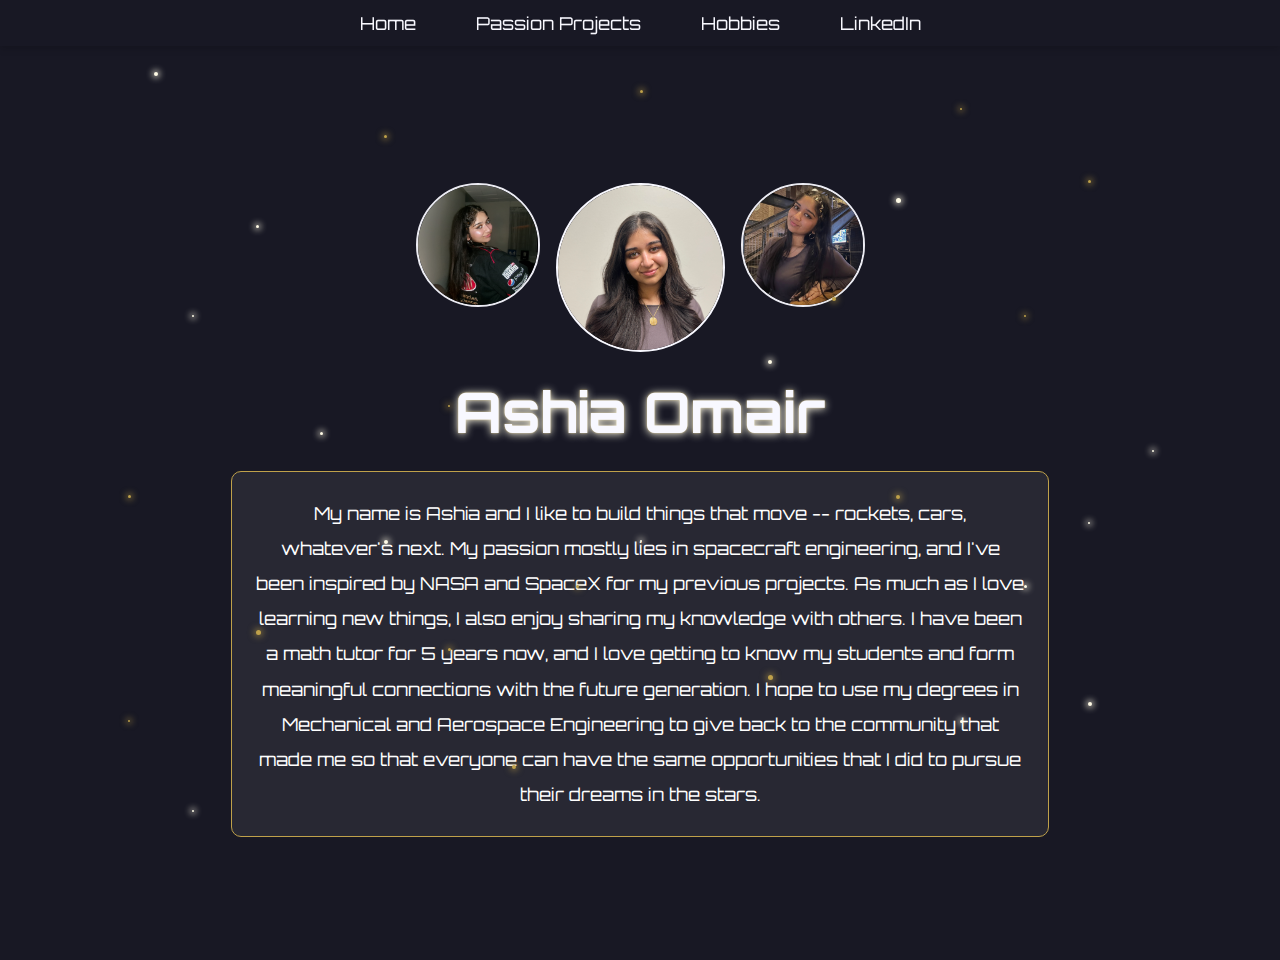
<file: index.html>
<!DOCTYPE html>
<html lang="en">
<head>
  <meta charset="UTF-8">
  <title>Ashia Omair's Personal Site</title>
  <link rel="stylesheet" href="style.css">
</head>
<body>
  <!-- Navigation bar at the top -->
  <nav class="navbar">
    <!-- Navigation links -->
    <!-- Link to Home section -->
    <a href="#home" class="nav-link" id="home-link">Home</a>
    <!-- Link to Passion Projects page -->
    <a href="projects.html" class="nav-link" id="projects-link">Passion Projects</a>
    <!-- Link to Hobbies page -->
    <a href="hobbies.html" class="nav-link" id="hobbies-link">Hobbies</a>
    <!-- Link to LinkedIn -->
    <a href="https://www.linkedin.com/in/ashiaomair" class="nav-link" id="linkedin-link">LinkedIn</a>
  </nav>

  <!-- Container for the whole home page content -->
  <div class="home-container" id="home">
    <!-- Space for a few pictures above the name -->
    <div class="photo-gallery">
      <!-- Left: picture3.JPG -->
      <img src="img/picture3.JPG" alt="Ashia Omair photo 3" class="profile-photo side-photo">
      <!-- Center: picture1.jpg (larger) -->
      <img src="img/picture1.jpg" alt="Ashia Omair photo 1" class="profile-photo center-photo">
      <!-- Right: picture2.jpg -->
      <img src="img/picture2.jpg" alt="Ashia Omair photo 2" class="profile-photo side-photo">
    </div>

    <!-- Centered name -->
    <h1 class="home-name">Ashia Omair</h1>

    <!-- Empty box for bio (to be filled later) -->
    <div class="bio-box">
      <!-- Bio text -->
      My name is Ashia and I like to build things that move -- rockets, cars, whatever's next. My passion mostly lies in spacecraft engineering, and I've been inspired by NASA and SpaceX for my previous projects. As much as I love learning new things, I also enjoy sharing my knowledge with others. I have been a math tutor for 5 years now, and I love getting to know my students and form meaningful connections with the future generation. I hope to use my degrees in Mechanical and Aerospace Engineering to give back to the community that made me so that everyone can have the same opportunities that I did to pursue their dreams in the stars.
      
    </div>
  </div>

  <!-- Decorative stars for astronomy theme -->
  <div class="stars">
    <!-- These are just simple divs styled as stars in CSS -->
    <div class="star white"></div>
    <div class="star gold"></div>
    <div class="star white"></div>
    <div class="star gold"></div>
    <div class="star white"></div>
    <div class="star gold"></div>
    <div class="star white"></div>
    <div class="star gold"></div>
    <div class="star white"></div>
    <div class="star gold"></div>
    <div class="star white"></div>
    <div class="star gold"></div>
    <div class="star white"></div>
    <div class="star gold"></div>
    <div class="star white"></div>
    <div class="star gold"></div>
    <div class="star white"></div>
    <div class="star gold"></div>
    <div class="star white"></div>
    <div class="star gold"></div>
    <div class="star white"></div>
    <div class="star gold"></div>
    <div class="star white"></div>
    <div class="star gold"></div>
    <div class="star white"></div>
    <div class="star gold"></div>
    <div class="star white"></div>
    <div class="star gold"></div>
    <div class="star white"></div>
    <div class="star gold"></div>
    <div class="star white"></div>
    <div class="star gold"></div>
    <div class="star white"></div>
    <div class="star gold"></div>
    <div class="star white"></div>
    <div class="star gold"></div>
    <div class="star white"></div>
    <div class="star gold"></div>
    <div class="star white"></div>
    <div class="star gold"></div>
    <div class="star white"></div>
    <div class="star gold"></div>
    <div class="star white"></div>
    <div class="star gold"></div>
    <div class="star white"></div>
    <div class="star gold"></div>
    <div class="star white"></div>
    <div class="star gold"></div>
    <div class="star white"></div>
    <div class="star gold"></div>
    <div class="star white"></div>
    <div class="star gold"></div>
    <div class="star white"></div>
    <div class="star gold"></div>
    <div class="star white"></div>
    <div class="star gold"></div>
    <div class="star white"></div>
    <div class="star gold"></div>
    <div class="star white"></div>
    <div class="star gold"></div>
    <div class="star white"></div>
    <div class="star gold"></div>
    <div class="star white"></div>
    <div class="star gold"></div>
    <div class="star white"></div>
    <div class="star gold"></div>
    <div class="star white"></div>
    <div class="star gold"></div>
    <div class="star white"></div>
    <div class="star gold"></div>
    <div class="star white"></div>
    <div class="star gold"></div>
    <div class="star white"></div>
    <div class="star gold"></div>
    <div class="star white"></div>
    <div class="star gold"></div>
    <div class="star white"></div>
    <div class="star gold"></div>
    <div class="star white"></div>
    <div class="star gold"></div>
    <div class="star white"></div>
    <div class="star gold"></div>
    <div class="star white"></div>
    <div class="star gold"></div>
    <div class="star white"></div>
    <div class="star gold"></div>
    <div class="star white"></div>
    <div class="star gold"></div>
    <div class="star white"></div>
    <div class="star gold"></div>
    <div class="star white"></div>
    <div class="star gold"></div>
    <div class="star white"></div>
    <div class="star gold"></div>
    <div class="star white"></div>
    <div class="star gold"></div>
    <div class="star white"></div>
    <div class="star gold"></div>
    <div class="star white"></div>
    <div class="star gold"></div>
    <div class="star white"></div>
    <div class="star gold"></div>
    <div class="star white"></div>
    <div class="star gold"></div>
    <div class="star white"></div>
    <div class="star gold"></div>
    <div class="star white"></div>
    <div class="star gold"></div>
    <div class="star white"></div>
    <div class="star gold"></div>
    <div class="star white"></div>
    <div class="star gold"></div>
    <div class="star white"></div>
    <div class="star gold"></div>
    <div class="star white"></div>
    <div class="star gold"></div>
    <div class="star white"></div>
    <div class="star gold"></div>
    <div class="star white"></div>
    <div class="star gold"></div>
    <div class="star white"></div>
    <div class="star gold"></div>
    <div class="star white"></div>
    <div class="star gold"></div>
    <div class="star white"></div>
    <div class="star gold"></div>
    <div class="star white"></div>
    <div class="star gold"></div>
    <div class="star white"></div>
    <div class="star gold"></div>
    <div class="star white"></div>
    <div class="star gold"></div>
    <div class="star white"></div>
    <div class="star gold"></div>
    <div class="star white"></div>
    <div class="star gold"></div>
    <div class="star white"></div>
    <div class="star gold"></div>
    <div class="star white"></div>
    <div class="star gold"></div>
    <div class="star white"></div>
    <div class="star gold"></div>
    <div class="star white"></div>
    <div class="star gold"></div>
    <div class="star white"></div>
    <div class="star gold"></div>
    <div class="star white"></div>
    <div class="star gold"></div>
    <div class="star white"></div>
    <div class="star gold"></div>
    <div class="star white"></div>
    <div class="star gold"></div>
    <div class="star white"></div>
    <div class="star gold"></div>
    <div class="star white"></div>
    <div class="star gold"></div>
    <div class="star white"></div>
    <div class="star gold"></div>
    <div class="star white"></div>
    <div class="star gold"></div>
    <div class="star white"></div>
    <div class="star gold"></div>
    <div class="star white"></div>
    <div class="star gold"></div>
    <div class="star white"></div>
    <div class="star gold"></div>
    <div class="star white"></div>
    <div class="star gold"></div>
    <div class="star white"></div>
    <div class="star gold"></div>
    <div class="star white"></div>
    <div class="star gold"></div>
    <div class="star white"></div>
    <div class="star gold"></div>
    <div class="star white"></div>
    <div class="star gold"></div>
    <div class="star white"></div>
    <div class="star gold"></div>
    <div class="star white"></div>
    <div class="star gold"></div>
    <div class="star white"></div>
    <div class="star gold"></div>
    <div class="star white"></div>
    <div class="star gold"></div>
    <div class="star white"></div>
    <div class="star gold"></div>
    <div class="star white"></div>
    <div class="star gold"></div>
    <div class="star white"></div>
    <div class="star gold"></div>
    <div class="star white"></div>
    <div class="star gold"></div>
    <div class="star white"></div>
    <div class="star gold"></div>
    <div class="star white"></div>
    <div class="star gold"></div>
    <div class="star white"></div>
    <div class="star gold"></div>
    <div class="star white"></div>
    <div class="star gold"></div>
    <div class="star white"></div>
    <div class="star gold"></div>
    <div class="star white"></div>
    <div class="star gold"></div>
    <div class="star white"></div>
    <div class="star gold"></div>
    <div class="star white"></div>
    <div class="star gold"></div>
    <div class="star white"></div>
    <div class="star gold"></div>
    <div class="star white"></div>
    <div class="star gold"></div>
    <div class="star white"></div>
    <div class="star gold"></div>
    <div class="star white"></div>
    <div class="star gold"></div>
    <div class="star white"></div>
    <div class="star gold"></div>
    <div class="star white"></div>
    <div class="star gold"></div>
    <div class="star white"></div>
    <div class="star gold"></div>
    <div class="star white"></div>
    <div class="star gold"></div>
    <div class="star white"></div>
    <div class="star gold"></div>
    <div class="star white"></div>
    <div class="star gold"></div>
    <div class="star white"></div>
    <div class="star gold"></div>
    <div class="star white"></div>
    <div class="star gold"></div>
    <div class="star white"></div>
    <div class="star gold"></div>
    <div class="star white"></div>
    <div class="star gold"></div>
    <div class="star white"></div>
    <div class="star gold"></div>
    <div class="star white"></div>
    <div class="star gold"></div>
    <div class="star white"></div>
    <div class="star gold"></div>
    <div class="star white"></div>
    <div class="star gold"></div>
    <div class="star white"></div>
    <div class="star gold"></div>
    <div class="star white"></div>
    <div class="star gold"></div>
    <div class="star white"></div>
    <div class="star gold"></div>
    <div class="star white"></div>
    <div class="star gold"></div>
    <div class="star white"></div>
    <div class="star gold"></div>
    <div class="star white"></div>
    <div class="star gold"></div>
    <div class="star white"></div>
    <div class="star gold"></div>
    <div class="star white"></div>
    <div class="star gold"></div>
    <div class="star white"></div>
    <div class="star gold"></div>
    <div class="star white"></div>
    <div class="star gold"></div>
    <div class="star white"></div>
    <div class="star gold"></div>
    <div class="star white"></div>
    <div class="star gold"></div>
    <div class="star white"></div>
    <div class="star gold"></div>
    <div class="star white"></div>
    <div class="star gold"></div>
    <div class="star white"></div>
    <div class="star gold"></div>
    <div class="star white"></div>
    <div class="star gold"></div>
    <div class="star white"></div>
    <div class="star gold"></div>
    <div class="star white"></div>
    <div class="star gold"></div>
    <div class="star white"></div>
    <div class="star gold"></div>
    <div class="star white"></div>
    <div class="star gold"></div>
    <div class="star white"></div>
    <div class="star gold"></div>
    <div class="star white"></div>
    <div class="star gold"></div>
    <div class="star white"></div>
    <div class="star gold"></div>
    <div class="star white"></div>
    <div class="star gold"></div>
    <div class="star white"></div>
    <div class="star gold"></div>
    <div class="star white"></div>
    <div class="star gold"></div>
    <div class="star white"></div>
    <div class="star gold"></div>
    <div class="star white"></div>
    <div class="star gold"></div>
    <div class="star white"></div>
    <div class="star gold"></div>
    <div class="star white"></div>
    <div class="star gold"></div>
    <div class="star white"></div>
    <div class="star gold"></div>
    <div class="star white"></div>
    <div class="star gold"></div>
    <div class="star white"></div>
    <div class="star gold"></div>
    <div class="star white"></div>
    <div class="star gold"></div>
    <div class="star white"></div>
    <div class="star gold"></div>
    <div class="star white"></div>
    <div class="star gold"></div>
    <div class="star white"></div>
    <div class="star gold"></div>
    <div class="star white"></div>
    <div class="star gold"></div>
    <div class="star white"></div>
    <div class="star gold"></div>
    <div class="star white"></div>
    <div class="star gold"></div>
    <div class="star white"></div>
    <div class="star gold"></div>
    <div class="star white"></div>
    <div class="star gold"></div>
    <div class="star white"></div>
    <div class="star gold"></div>
    <div class="star white"></div>
    <div class="star gold"></div>
    <div class="star white"></div>
    <div class="star gold"></div>
    <div class="star white"></div>
    <div class="star gold"></div>
    <div class="star white"></div>
    <div class="star gold"></div>
    <div class="star white"></div>
    <div class="star gold"></div>
    <div class="star white"></div>
    <div class="star gold"></div>
    <div class="star white"></div>
    <div class="star gold"></div>
    <div class="star white"></div>
    <div class="star gold"></div>
    <div class="star white"></div>
    <div class="star gold"></div>
    <div class="star white"></div>
    <div class="star gold"></div>
    <div class="star white"></div>
    <div class="star gold"></div>
    <div class="star white"></div>
    <div class="star gold"></div>
    <div class="star white"></div>
    <div class="star gold"></div>
    <div class="star white"></div>
    <div class="star gold"></div>
    <div class="star white"></div>
    <div class="star gold"></div>
    <div class="star white"></div>
    <div class="star gold"></div>
    <div class="star white"></div>
    <div class="star gold"></div>
    <div class="star white"></div>
    <div class="star gold"></div>
    <div class="star white"></div>
    <div class="star gold"></div>
    <div class="star white"></div>
    <div class="star gold"></div>
    <div class="star white"></div>
    <div class="star gold"></div>
    <div class="star white"></div>
    <div class="star gold"></div>
    <div class="star white"></div>
    <div class="star gold"></div>
    <div class="star white"></div>
    <div class="star gold"></div>
    <div class="star white"></div>
    <div class="star gold"></div>
    <div class="star white"></div>
    <div class="star gold"></div>
    <div class="star white"></div>
    <div class="star gold"></div>
    <div class="star white"></div>
    <div class="star gold"></div>
    <div class="star white"></div>
    <div class="star gold"></div>
    <div class="star white"></div>
    <div class="star gold"></div>
    <div class="star white"></div>
    <div class="star gold"></div>
    <div class="star white"></div>
    <div class="star gold"></div>
    <div class="star white"></div>
    <div class="star gold"></div>
    <div class="star white"></div>
    <div class="star gold"></div>
    <div class="star white"></div>
    <div class="star gold"></div>
    <div class="star white"></div>
    <div class="star gold"></div>
    <div class="star white"></div>
    <div class="star gold"></div>
    <div class="star white"></div>
    <div class="star gold"></div>
    <div class="star white"></div>
    <div class="star gold"></div>
    <div class="star white"></div>
    <div class="star gold"></div>
    <div class="star white"></div>
    <div class="star gold"></div>
    <div class="star white"></div>
    <div class="star gold"></div>
    <div class="star white"></div>
    <div class="star gold"></div>
    <div class="star white"></div>
    <div class="star gold"></div>
    <div class="star white"></div>
    <div class="star gold"></div>
    <div class="star white"></div>
    <div class="star gold"></div>
    <div class="star white"></div>
    <div class="star gold"></div>
    <div class="star white"></div>
    <div class="star gold"></div>
    <div class="star white"></div>
    <div class="star gold"></div>
    <div class="star white"></div>
    <div class="star gold"></div>
    <div class="star white"></div>
    <div class="star gold"></div>
    <div class="star white"></div>
    <div class="star gold"></div>
    <div class="star white"></div>
    <div class="star gold"></div>
    <div class="star white"></div>
    <div class="star gold"></div>
    <div class="star white"></div>
    <div class="star gold"></div>
    <div class="star white"></div>
    <div class="star gold"></div>
    <div class="star white"></div>
    <div class="star gold"></div>
    <div class="star white"></div>
    <div class="star gold"></div>
    <div class="star white"></div>
    <div class="star gold"></div>
    <div class="star white"></div>
    <div class="star gold"></div>
    <div class="star white"></div>
    <div class="star gold"></div>
    <div class="star white"></div>
    <div class="star gold"></div>
    <div class="star white"></div>
    <div class="star gold"></div>
    <div class="star white"></div>
    <div class="star gold"></div>
    <div class="star white"></div>
    <div class="star gold"></div>
    <div class="star white"></div>
    <div class="star gold"></div>
    <div class="star white"></div>
    <div class="star gold"></div>
    <div class="star white"></div>
    <div class="star gold"></div>
    <div class="star white"></div>
    <div class="star gold"></div>
    <div class="star white"></div>
    <div class="star gold"></div>
    <div class="star white"></div>
    <div class="star gold"></div>
    <div class="star white"></div>
    <div class="star gold"></div>
    <div class="star white"></div>
    <div class="star gold"></div>
    <div class="star white"></div>
    <div class="star gold"></div>
    <div class="star white"></div>
    <div class="star gold"></div>
    <div class="star white"></div>
    <div class="star gold"></div>
    <div class="star white"></div>
    <div class="star gold"></div>
    <div class="star white"></div>
    <div class="star gold"></div>
    <div class="star white"></div>
    <div class="star gold"></div>
    <div class="star white"></div>
    <div class="star gold"></div>
    <div class="star white"></div>
    <div class="star gold"></div>
    <div class="star white"></div>
    <div class="star gold"></div>
    <div class="star white"></div>
    <div class="star gold"></div>
    <div class="star white"></div>
    <div class="star gold"></div>
    <div class="star white"></div>
    <div class="star gold"></div>
    <div class="star white"></div>
    <div class="star gold"></div>
    <div class="star white"></div>
    <div class="star gold"></div>
    <div class="star white"></div>
    <div class="star gold"></div>
    <div class="star white"></div>
    <div class="star gold"></div>
    <div class="star white"></div>
    <div class="star gold"></div>
    <div class="star white"></div>
    <div class="star gold"></div>
    <div class="star white"></div>
    <div class="star gold"></div>
    <div class="star white"></div>
    <div class="star gold"></div>
    <div class="star white"></div>
    <div class="star gold"></div>
    <div class="star white"></div>
    <div class="star gold"></div>
    <div class="star white"></div>
    <div class="star gold"></div>
    <div class="star white"></div>
    <div class="star gold"></div>
    <div class="star white"></div>
    <div class="star gold"></div>
    <div class="star white"></div>
    <div class="star gold"></div>
    <div class="star white"></div>
    <div class="star gold"></div>
    <div class="star white"></div>
    <div class="star gold"></div>
    <div class="star white"></div>
    <div class="star gold"></div>
    <div class="star white"></div>
    <div class="star gold"></div>
    <div class="star white"></div>
    <div class="star gold"></div>
    <div class="star white"></div>
    <div class="star gold"></div>
    <div class="star white"></div>
    <div class="star gold"></div>
    <div class="star white"></div>
    <div class="star gold"></div>
    <div class="star white"></div>
    <div class="star gold"></div>
    <div class="star white"></div>
    <div class="star gold"></div>
    <div class="star white"></div>
    <div class="star gold"></div>
    <div class="star white"></div>
    <div class="star gold"></div>
    <div class="star white"></div>
    <div class="star gold"></div>
    <div class="star white"></div>
    <div class="star gold"></div>
    <div class="star white"></div>
    <div class="star gold"></div>
    <div class="star white"></div>
    <div class="star gold"></div>
    <div class="star white"></div>
    <div class="star gold"></div>
    <div class="star white"></div>
    <div class="star gold"></div>
    <div class="star white"></div>
    <div class="star gold"></div>
    <div class="star white"></div>
    <div class="star gold"></div>
    <div class="star white"></div>
    <div class="star gold"></div>
    <div class="star white"></div>
    <div class="star gold"></div>
    <div class="star white"></div>
    <div class="star gold"></div>
    <div class="star white"></div>
    <div class="star gold"></div>
    <div class="star white"></div>
    <div class="star gold"></div>
    <div class="star white"></div>
    <div class="star gold"></div>
    <div class="star white"></div>
    <div class="star gold"></div>
    <div class="star white"></div>
    <div class="star gold"></div>
    <div class="star white"></div>
    <div class="star gold"></div>
    <div class="star white"></div>
    <div class="star gold"></div>
    <div class="star white"></div>
    <div class="star gold"></div>
    <div class="star white"></div>
    <div class="star gold"></div>
    <div class="star white"></div>
    <div class="star gold"></div>
    <div class="star white"></div>
    <div class="star gold"></div>
    <div class="star white"></div>
    <div class="star gold"></div>
    <div class="star white"></div>
    <div class="star gold"></div>
    <div class="star white"></div>
    <div class="star gold"></div>
    <div class="star white"></div>
    <div class="star gold"></div>
    <div class="star white"></div>
    <div class="star gold"></div>
    <div class="star white"></div>
    <div class="star gold"></div>
    <div class="star white"></div>
    <div class="star gold"></div>
    <div class="star white"></div>
    <div class="star gold"></div>
    <div class="star white"></div>
    <div class="star gold"></div>
    <div class="star white"></div>
    <div class="star gold"></div>
    <div class="star white"></div>
    <div class="star gold"></div>
    <div class="star white"></div>
    <div class="star gold"></div>
    <div class="star white"></div>
    <div class="star gold"></div>
    <div class="star white"></div>
    <div class="star gold"></div>
    <div class="star white"></div>
    <div class="star gold"></div>
    <div class="star white"></div>
    <div class="star gold"></div>
    <div class="star white"></div>
    <div class="star gold"></div>
    <div class="star white"></div>
    <div class="star gold"></div>
    <div class="star white"></div>
    <div class="star gold"></div>
    <div class="star white"></div>
    <div class="star gold"></div>
    <div class="star white"></div>
    <div class="star gold"></div>
    <div class="star white"></div>
    <div class="star gold"></div>
    <div class="star white"></div>
    <div class="star gold"></div>
    <div class="star white"></div>
    <div class="star gold"></div>
    <div class="star white"></div>
    <div class="star gold"></div>
    <div class="star white"></div>
    <div class="star gold"></div>
    <div class="star white"></div>
    <div class="star gold"></div>
    <div class="star white"></div>
    <div class="star gold"></div>
    <div class="star white"></div>
    <div class="star gold"></div>
    <div class="star white"></div>
    <div class="star gold"></div>
    <div class="star white"></div>
    <div class="star gold"></div>
    <div class="star white"></div>
    <div class="star gold"></div>
    <div class="star white"></div>
    <div class="star gold"></div>
    <div class="star white"></div>
    <div class="star gold"></div>
    <div class="star white"></div>
    <div class="star gold"></div>
    <div class="star white"></div>
    <div class="star gold"></div>
    <div class="star white"></div>
    <div class="star gold"></div>
    <div class="star white"></div>
    <div class="star gold"></div>
    <div class="star white"></div>
    <div class="star gold"></div>
    <div class="star white"></div>
    <div class="star gold"></div>
    <div class="star white"></div>
    <div class="star gold"></div>
    <div class="star white"></div>
    <div class="star gold"></div>
    <div class="star white"></div>
    <div class="star gold"></div>
    <div class="star white"></div>
    <div class="star gold"></div>
    <div class="star white"></div>
    <div class="star gold"></div>
    <div class="star white"></div>
    <div class="star gold"></div>
    <div class="star white"></div>
    <div class="star gold"></div>
    <div class="star white"></div>
    <div class="star gold"></div>
    <div class="star white"></div>
    <div class="star gold"></div>
    <div class="star white"></div>
    <div class="star gold"></div>
    <div class="star white"></div>
    <div class="star gold"></div>
    <div class="star white"></div>
    <div class="star gold"></div>
    <div class="star white"></div>
    <div class="star gold"></div>
    <div class="star white"></div>
    <div class="star gold"></div>
    <div class="star white"></div>
    <div class="star gold"></div>
    <div class="star white"></div>
    <div class="star gold"></div>
    <div class="star white"></div>
    <div class="star gold"></div>
    <div class="star white"></div>
    <div class="star gold"></div>
    <div class="star white"></div>
    <div class="star gold"></div>
    <div class="star white"></div>
    <div class="star gold"></div>
    <div class="star white"></div>
    <div class="star gold"></div>
    <div class="star white"></div>
    <div class="star gold"></div>
    <div class="star white"></div>
    <div class="star gold"></div>
    <div class="star white"></div>
    <div class="star gold"></div>
    <div class="star white"></div>
    <div class="star gold"></div>
    <div class="star white"></div>
    <div class="star gold"></div>
    <div class="star white"></div>
    <div class="star gold"></div>
    <div class="star white"></div>
    <div class="star gold"></div>
    <div class="star white"></div>
    <div class="star gold"></div>
    <div class="star white"></div>
    <div class="star gold"></div>
    <div class="star white"></div>
    <div class="star gold"></div>
    <div class="star white"></div>
    <div class="star gold"></div>
    <div class="star white"></div>
    <div class="star gold"></div>
    <div class="star white"></div>
    <div class="star gold"></div>
    <div class="star white"></div>
    <div class="star gold"></div>
    <div class="star white"></div>
    <div class="star gold"></div>
    <div class="star white"></div>
    <div class="star gold"></div>
    <div class="star white"></div>
    <div class="star gold"></div>
    <div class="star white"></div>
    <div class="star gold"></div>
    <div class="star white"></div>
    <div class="star gold"></div>
    <div class="star white"></div>
    <div class="star gold"></div>
    <div class="star white"></div>
    <div class="star gold"></div>
    <div class="star white"></div>
    <div class="star gold"></div>
    <div class="star white"></div>
    <div class="star gold"></div>
    <div class="star white"></div>
    <div class="star gold"></div>
    <div class="star white"></div>
    <div class="star gold"></div>
    <div class="star white"></div>
    <div class="star gold"></div>
    <div class="star white"></div>
    <div class="star gold"></div>
    <div class="star white"></div>
    <div class="star gold"></div>
    <div class="star white"></div>
    <div class="star gold"></div>
    <div class="star white"></div>
    <div class="star gold"></div>
    <div class="star white"></div>
    <div class="star gold"></div>
    <div class="star white"></div>
    <div class="star gold"></div>
    <div class="star white"></div>
    <div class="star gold"></div>
    <div class="star white"></div>
    <div class="star gold"></div>
    <div class="star white"></div>
    <div class="star gold"></div>
    <div class="star white"></div>
    <div class="star gold"></div>
    <div class="star white"></div>
    <div class="star gold"></div>
    <div class="star white"></div>
    <div class="star gold"></div>
    <div class="star white"></div>
    <div class="star gold"></div>
    <div class="star white"></div>
    <div class="star gold"></div>
    <div class="star white"></div>
    <div class="star gold"></div>
    <div class="star white"></div>
    <div class="star gold"></div>
    <div class="star white"></div>
    <div class="star gold"></div>
    <div class="star white"></div>
    <div class="star gold"></div>
    <div class="star white"></div>
    <div class="star gold"></div>
    <div class="star white"></div>
    <div class="star gold"></div>
    <div class="star white"></div>
    <div class="star gold"></div>
    <div class="star white"></div>
    <div class="star gold"></div>
    <div class="star white"></div>
    <div class="star gold"></div>
    <div class="star white"></div>
    <div class="star gold"></div>
    <div class="star white"></div>
    <div class="star gold"></div>
    <div class="star white"></div>
    <div class="star gold"></div>
    <div class="star white"></div>
    <div class="star gold"></div>
    <div class="star white"></div>
    <div class="star gold"></div>
    <div class="star white"></div>
    <div class="star gold"></div>
    <div class="star white"></div>
    <div class="star gold"></div>
    <div class="star white"></div>
    <div class="star gold"></div>
    <div class="star white"></div>
    <div class="star gold"></div>
    <div class="star white"></div>
    <div class="star gold"></div>
    <div class="star white"></div>
    <div class="star gold"></div>
    <div class="star white"></div>
    <div class="star gold"></div>
    <div class="star white"></div>
    <div class="star gold"></div>
    <div class="star white"></div>
    <div class="star gold"></div>
    <div class="star white"></div>
    <div class="star gold"></div>
    <div class="star white"></div>
    <div class="star gold"></div>
    <div class="star white"></div>
    <div class="star gold"></div>
    <div class="star white"></div>
    <div class="star gold"></div>
    <div class="star white"></div>
    <div class="star gold"></div>
    <div class="star white"></div>
    <div class="star gold"></div>
    <div class="star white"></div>
    <div class="star gold"></div>
    <div class="star white"></div>
    <div class="star gold"></div>
    <div class="star white"></div>
    <div class="star gold"></div>
    <div class="star white"></div>
    <div class="star gold"></div>
    <div class="star white"></div>
    <div class="star gold"></div>
    <div class="star white"></div>
    <div class="star gold"></div>
    <div class="star white"></div>
    <div class="star gold"></div>
    <div class="star white"></div>
    <div class="star gold"></div>
    <div class="star white"></div>
    <div class="star gold"></div>
    <div class="star white"></div>
    <div class="star gold"></div>
    <div class="star white"></div>
    <div class="star gold"></div>
    <div class="star white"></div>
    <div class="star gold"></div>
    <div class="star white"></div>
    <div class="star gold"></div>
    <div class="star white"></div>
    <div class="star gold"></div>
    <div class="star white"></div>
    <div class="star gold"></div>
    <div class="star white"></div>
    <div class="star gold"></div>
    <div class="star white"></div>
    <div class="star gold"></div>
    <div class="star white"></div>
    <div class="star gold"></div>
    <div class="star white"></div>
    <div class="star gold"></div>
    <div class="star white"></div>
    <div class="star gold"></div>
    <div class="star white"></div>
    <div class="star gold"></div>
    <div class="star white"></div>
    <div class="star gold"></div>
    <div class="star white"></div>
    <div class="star gold"></div>
    <div class="star white"></div>
    <div class="star gold"></div>
    <div class="star white"></div>
    <div class="star gold"></div>
    <div class="star white"></div>
    <div class="star gold"></div>
    <div class="star white"></div>
    <div class="star gold"></div>
    <div class="star white"></div>
    <div class="star gold"></div>
    <div class="star white"></div>
    <div class="star gold"></div>
    <div class="star white"></div>
    <div class="star gold"></div>
    <div class="star white"></div>
    <div class="star gold"></div>
    <div class="star white"></div>
    <div class="star gold"></div>
    <div class="star white"></div>
    <div class="star gold"></div>
    <div class="star white"></div>
    <div class="star gold"></div>
    <div class="star white"></div>
    <div class="star gold"></div>
    <div class="star white"></div>
    <div class="star gold"></div>
    <div class="star white"></div>
    <div class="star gold"></div>
    <div class="star white"></div>
    <div class="star gold"></div>
    <div class="star white"></div>
    <div class="star gold"></div>
    <div class="star white"></div>
    <div class="star gold"></div>
    <div class="star white"></div>
    <div class="star gold"></div>
    <div class="star white"></div>
    <div class="star gold"></div>
    <div class="star white"></div>
    <div class="star gold"></div>
    <div class="star white"></div>
    <div class="star gold"></div>
    <div class="star white"></div>
    <div class="star gold"></div>
    <div class="star white"></div>
    <div class="star gold"></div>
    <div class="star white"></div>
    <div class="star gold"></div>
    <div class="star white"></div>
    <div class="star gold"></div>
    <div class="star white"></div>
    <div class="star gold"></div>
    <div class="star white"></div>
    <div class="star gold"></div>
    <div class="star white"></div>
    <div class="star gold"></div>
    <div class="star white"></div>
    <div class="star gold"></div>
    <div class="star white"></div>
    <div class="star gold"></div>
    <div class="star white"></div>
    <div class="star gold"></div>
    <div class="star white"></div>
    <div class="star gold"></div>
    <div class="star white"></div>
    <div class="star gold"></div>
    <div class="star white"></div>
    <div class="star gold"></div>
    <div class="star white"></div>
    <div class="star gold"></div>
    <div class="star white"></div>
    <div class="star gold"></div>
    <div class="star white"></div>
    <div class="star gold"></div>
    <div class="star white"></div>
    <div class="star gold"></div>
    <div class="star white"></div>
    <div class="star gold"></div>
    <div class="star white"></div>
    <div class="star gold"></div>
    <div class="star white"></div>
    <div class="star gold"></div>
    <div class="star white"></div>
    <div class="star gold"></div>
    <div class="star white"></div>
    <div class="star gold"></div>
    <div class="star white"></div>
    <div class="star gold"></div>
    <div class="star white"></div>
    <div class="star gold"></div>
    <div class="star white"></div>
    <div class="star gold"></div>
    <div class="star white"></div>
    <div class="star gold"></div>
    <div class="star white"></div>
    <div class="star gold"></div>
    <div class="star white"></div>
    <div class="star gold"></div>
    <div class="star white"></div>
    <div class="star gold"></div>
    <div class="star white"></div>
    <div class="star gold"></div>
    <div class="star white"></div>
    <div class="star gold"></div>
    <div class="star white"></div>
    <div class="star gold"></div>
    <div class="star white"></div>
    <div class="star gold"></div>
    <div class="star white"></div>
    <div class="star gold"></div>
    <div class="star white"></div>
    <div class="star gold"></div>
    <div class="star white"></div>
    <div class="star gold"></div>
    <div class="star white"></div>
    <div class="star gold"></div>
    <div class="star white"></div>
    <div class="star gold"></div>
    <div class="star white"></div>
    <div class="star gold"></div>
    <div class="star white"></div>
    <div class="star gold"></div>
    <div class="star white"></div>
    <div class="star gold"></div>
    <div class="star white"></div>
    <div class="star gold"></div>
    <div class="star white"></div>
    <div class="star gold"></div>
    <div class="star white"></div>
    <div class="star gold"></div>
    <div class="star white"></div>
    <div class="star gold"></div>
    <div class="star white"></div>
    <div class="star gold"></div>
    <div class="star white"></div>
    <div class="star gold"></div>
    <div class="star white"></div>
    <div class="star gold"></div>
    <div class="star white"></div>
    <div class="star gold"></div>
    <div class="star white"></div>
    <div class="star gold"></div>
    <div class="star white"></div>
    <div class="star gold"></div>
    <div class="star white"></div>
    <div class="star gold"></div>
    <div class="star white"></div>
    <div class="star gold"></div>
    <div class="star white"></div>
    <div class="star gold"></div>
    <div class="star white"></div>
    <div class="star gold"></div>
    <div class="star white"></div>
    <div class="star gold"></div>
    <div class="star white"></div>
    <div class="star gold"></div>
    <div class="star white"></div>
    <div class="star gold"></div>
    <div class="star white"></div>
    <div class="star gold"></div>
    <div class="star white"></div>
    <div class="star gold"></div>
    <div class="star white"></div>
    <div class="star gold"></div>
    <div class="star white"></div>
    <div class="star gold"></div>
    <div class="star white"></div>
    <div class="star gold"></div>
    <div class="star white"></div>
    <div class="star gold"></div>
    <div class="star white"></div>
    <div class="star gold"></div>
    <div class="star white"></div>
    <div class="star gold"></div>
    <div class="star white"></div>
    <div class="star gold"></div>
    <div class="star white"></div>
    <div class="star gold"></div>
    <div class="star white"></div>
    <div class="star gold"></div>
    <div class="star white"></div>
    <div class="star gold"></div>
    <div class="star white"></div>
    <div class="star gold"></div>
    <div class="star white"></div>
    <div class="star gold"></div>
    <div class="star white"></div>
    <div class="star gold"></div>
    <div class="star white"></div>
    <div class="star gold"></div>
    <div class="star white"></div>
    <div class="star gold"></div>
    <div class="star white"></div>
    <div class="star gold"></div>
    <div class="star white"></div>
    <div class="star gold"></div>
    <div class="star white"></div>
    <div class="star gold"></div>
    <div class="star white"></div>
    <div class="star gold"></div>
    <div class="star white"></div>
    <div class="star gold"></div>
    <div class="star white"></div>
    <div class="star gold"></div>
    <div class="star white"></div>
    <div class="star gold"></div>
    <div class="star white"></div>
    <div class="star gold"></div>
    <div class="star white"></div>
    <div class="star gold"></div>
    <div class="star white"></div>
    <div class="star gold"></div>
    <div class="star white"></div>
    <div class="star gold"></div>
    <div class="star white"></div>
    <div class="star gold"></div>
    <div class="star white"></div>
    <div class="star gold"></div>
    <div class="star white"></div>
    <div class="star gold"></div>
    <div class="star white"></div>
    <div class="star gold"></div>
    <div class="star white"></div>
    <div class="star gold"></div>
    <div class="star white"></div>
    <div class="star gold"></div>
    <div class="star white"></div>
    <div class="star gold"></div>
    <div class="star white"></div>
    <div class="star gold"></div>
    <div class="star white"></div>
    <div class="star gold"></div>
    <div class="star white"></div>
    <div class="star gold"></div>
    <div class="star white"></div>
    <div class="star gold"></div>
    <div class="star white"></div>
    <div class="star gold"></div>
    <div class="star white"></div>
    <div class="star gold"></div>
    <div class="star white"></div>
    <div class="star gold"></div>
    <div class="star white"></div>
    <div class="star gold"></div>
    <div class="star white"></div>
    <div class="star gold"></div>
    <div class="star white"></div>
    <div class="star gold"></div>
    <div class="star white"></div>
    <div class="star gold"></div>
    <div class="star white"></div>
    <div class="star gold"></div>
    <div class="star white"></div>
    <div class="star gold"></div>
    <div class="star white"></div>
    <div class="star gold"></div>
    <div class="star white"></div>
    <div class="star gold"></div>
    <div class="star white"></div>
    <div class="star gold"></div>
    <div class="star white"></div>
    <div class="star gold"></div>
    <div class="star white"></div>
    <div class="star gold"></div>
    <div class="star white"></div>
    <div class="star gold"></div>
    <div class="star white"></div>
    <div class="star gold"></div>
    <div class="star white"></div>
    <div class="star gold"></div>
    <div class="star white"></div>
    <div class="star gold"></div>
    <div class="star white"></div>
    <div class="star gold"></div>
    <div class="star white"></div>
    <div class="star gold"></div>
    <div class="star white"></div>
    <div class="star gold"></div>
    <div class="star white"></div>
    <div class="star gold"></div>
    <div class="star white"></div>
    <div class="star gold"></div>
    <div class="star white"></div>
    <div class="star gold"></div>
    <div class="star white"></div>
    <div class="star gold"></div>
    <div class="star white"></div>
    <div class="star gold"></div>
    <div class="star white"></div>
    <div class="star gold"></div>
    <div class="star white"></div>
    <div class="star gold"></div>
    <div class="star white"></div>
    <div class="star gold"></div>
    <div class="star white"></div>
    <div class="star gold"></div>
    <div class="star white"></div>
    <div class="star gold"></div>
    <div class="star white"></div>
    <div class="star gold"></div>
    <div class="star white"></div>
    <div class="star gold"></div>
    <div class="star white"></div>
    <div class="star gold"></div>
    <div class="star white"></div>
    <div class="star gold"></div>
    <div class="star white"></div>
    <div class="star gold"></div>
    <div class="star white"></div>
    <div class="star gold"></div>
    <div class="star white"></div>
    <div class="star gold"></div>
    <div class="star white"></div>
    <div class="star gold"></div>
    <div class="star white"></div>
    <div class="star gold"></div>
    <div class="star white"></div>
    <div class="star gold"></div>
    <div class="star white"></div>
    <div class="star gold"></div>
    <div class="star white"></div>
    <div class="star gold"></div>
    <div class="star white"></div>
    <div class="star gold"></div>
    <div class="star white"></div>
    <div class="star gold"></div>
    <div class="star white"></div>
    <div class="star gold"></div>
    <div class="star white"></div>
    <div class="star gold"></div>
    <div class="star white"></div>
    <div class="star gold"></div>
    <div class="star white"></div>
    <div class="star gold"></div>
    <div class="star white"></div>
    <div class="star gold"></div>
    <div class="star white"></div>
    <div class="star gold"></div>
    <div class="star white"></div>
    <div class="star gold"></div>
    <div class="star white"></div>
    <div class="star gold"></div>
    <div class="star white"></div>
    <div class="star gold"></div>
    <div class="star white"></div>
    <div class="star gold"></div>
    <div class="star white"></div>
    <div class="star gold"></div>
    <div class="star white"></div>
    <div class="star gold"></div>
    <div class="star white"></div>
    <div class="star gold"></div>
    <div class="star white"></div>
    <div class="star gold"></div>
    <div class="star white"></div>
    <div class="star gold"></div>
    <div class="star white"></div>
    <div class="star gold"></div>
    <div class="star white"></div>
    <div class="star gold"></div>
    <div class="star white"></div>
    <div class="star gold"></div>
    <div class="star white"></div>
    <div class="star gold"></div>
    <div class="star white"></div>
    <div class="star gold"></div>
    <div class="star white"></div>
    <div class="star gold"></div>
    <div class="star white"></div>
    <div class="star gold"></div>
    <div class="star white"></div>
    <div class="star gold"></div>
    <div class="star white"></div>
    <div class="star gold"></div>
    <div class="star white"></div>
    <div class="star gold"></div>
    <div class="star white"></div>
    <div class="star gold"></div>
    <div class="star white"></div>
    <div class="star gold"></div>
    <div class="star white"></div>
    <div class="star gold"></div>
    <div class="star white"></div>
    <div class="star gold"></div>
    <div class="star white"></div>
    <div class="star gold"></div>
    <div class="star white"></div>
    <div class="star gold"></div>
    <div class="star white"></div>
    <div class="star gold"></div>
    <div class="star white"></div>
    <div class="star gold"></div>
    <div class="star white"></div>
    <div class="star gold"></div>
    <div class="star white"></div>
    <div class="star gold"></div>
    <div class="star white"></div>
    <div class="star gold"></div>
    <div class="star white"></div>
    <div class="star gold"></div>
    <div class="star white"></div>
    <div class="star gold"></div>
    <div class="star white"></div>
    <div class="star gold"></div>
    <div class="star white"></div>
    <div class="star gold"></div>
    <div class="star white"></div>
    <div class="star gold"></div>
    <div class="star white"></div>
    <div class="star gold"></div>
    <div class="star white"></div>
    <div class="star gold"></div>
    <div class="star white"></div>
    <div class="star gold"></div>
    <div class="star white"></div>
    <div class="star gold"></div>
    <div class="star white"></div>
    <div class="star gold"></div>
    <div class="star white"></div>
    <div class="star gold"></div>
    <div class="star white"></div>
    <div class="star gold"></div>
    <div class="star white"></div>
    <div class="star gold"></div>
    <div class="star white"></div>
    <div class="star gold"></div>
    <div class="star white"></div>
    <div class="star gold"></div>
    <div class="star white"></div>
    <div class="star gold"></div>
    <div class="star white"></div>
    <div class="star gold"></div>
    <div class="star white"></div>
    <div class="star gold"></div>
    <div class="star white"></div>
    <div class="star gold"></div>
    <div class="star white"></div>
    <div class="star gold"></div>
    <div class="star white"></div>
    <div class="star gold"></div>
    <div class="star white"></div>
    <div class="star gold"></div>
    <div class="star white"></div>
    <div class="star gold"></div>
    <div class="star white"></div>
    <div class="star gold"></div>
    <div class="star white"></div>
    <div class="star gold"></div>
    <div class="star white"></div>
    <div class="star gold"></div>
    <div class="star white"></div>
    <div class="star gold"></div>
    <div class="star white"></div>
    <div class="star gold"></div>
    <div class="star white"></div>
    <div class="star gold"></div>
    <div class="star white"></div>
    <div class="star gold"></div>
    <div class="star white"></div>
    <div class="star gold"></div>
    <div class="star white"></div>
    <div class="star gold"></div>
    <div class="star white"></div>
    <div class="star gold"></div>
    <div class="star white"></div>
    <div class="star gold"></div>
    <div class="star white"></div>
    <div class="star gold"></div>
    <div class="star white"></div>
    <div class="star gold"></div>
    <div class="star white"></div>
    <div class="star gold"></div>
    <div class="star white"></div>
    <div class="star gold"></div>
    <div class="star white"></div>
    <div class="star gold"></div>
    <div class="star white"></div>
    <div class="star gold"></div>
    <div class="star white"></div>
    <div class="star gold"></div>
    <div class="star white"></div>
    <div class="star gold"></div>
    <div class="star white"></div>
    <div class="star gold"></div>
    <div class="star white"></div>
    <div class="star gold"></div>
    <div class="star white"></div>
    <div class="star gold"></div>
    <div class="star white"></div>
    <div class="star gold"></div>
    <div class="star white"></div>
    <div class="star gold"></div>
    <div class="star white"></div>
    <div class="star gold"></div>
    <div class="star white"></div>
    <div class="star gold"></div>
    <div class="star white"></div>
    <div class="star gold"></div>
    <div class="star white"></div>
    <div class="star gold"></div>
    <div class="star white"></div>
    <div class="star gold"></div>
    <div class="star white"></div>
    <div class="star gold"></div>
    <div class="star white"></div>
    <div class="star gold"></div>
    <div class="star white"></div>
    <div class="star gold"></div>
    <div class="star white"></div>
    <div class="star gold"></div>
    <div class="star white"></div>
    <div class="star gold"></div>
    <div class="star white"></div>
    <div class="star gold"></div>
    <div class="star white"></div>
    <div class="star gold"></div>
    <div class="star white"></div>
    <div class="star gold"></div>
    <div class="star white"></div>
    <div class="star gold"></div>
    <div class="star white"></div>
    <div class="star gold"></div>
    <div class="star white"></div>
    <div class="star gold"></div>
    <div class="star white"></div>
    <div class="star gold"></div>
    <div class="star white"></div>
    <div class="star gold"></div>
    <div class="star white"></div>
    <div class="star gold"></div>
    <div class="star white"></div>
    <div class="star gold"></div>
    <div class="star white"></div>
    <div class="star gold"></div>
    <div class="star white"></div>
    <div class="star gold"></div>
    <div class="star white"></div>
    <div class="star gold"></div>
    <div class="star white"></div>
    <div class="star gold"></div>
    <div class="star white"></div>
    <div class="star gold"></div>
    <div class="star white"></div>
    <div class="star gold"></div>
    <div class="star white"></div>
    <div class="star gold"></div>
    <div class="star white"></div>
    <div class="star gold"></div>
    <div class="star white"></div>
    <div class="star gold"></div>
    <div class="star white"></div>
    <div class="star gold"></div>
    <div class="star white"></div>
    <div class="star gold"></div>
    <div class="star white"></div>
    <div class="star gold"></div>
    <div class="star white"></div>
    <div class="star gold"></div>
    <div class="star white"></div>
    <div class="star gold"></div>
    <div class="star white"></div>
    <div class="star gold"></div>
    <div class="star white"></div>
    <div class="star gold"></div>
    <div class="star white"></div>
    <div class="star gold"></div>
    <div class="star white"></div>
    <div class="star gold"></div>
    <div class="star white"></div>
    <div class="star gold"></div>
    <div class="star white"></div>
    <div class="star gold"></div>
    <div class="star white"></div>
    <div class="star gold"></div>
    <div class="star white"></div>
    <div class="star gold"></div>
    <div class="star white"></div>
    <div class="star gold"></div>
    <div class="star white"></div>
    <div class="star gold"></div>
    <div class="star white"></div>
    <div class="star gold"></div>
    <div class="star white"></div>
    <div class="star gold"></div>
    <div class="star white"></div>
    <div class="star gold"></div>
    <div class="star white"></div>
    <div class="star gold"></div>
    <div class="star white"></div>
    <div class="star gold"></div>
    <div class="star white"></div>
    <div class="star gold"></div>
    <div class="star white"></div>
    <div class="star gold"></div>
    <div class="star white"></div>
    <div class="star gold"></div>
    <div class="star white"></div>
    <div class="star gold"></div>
    <div class="star white"></div>
    <div class="star gold"></div>
    <div class="star white"></div>
    <div class="star gold"></div>
    <div class="star white"></div>
    <div class="star gold"></div>
    <div class="star white"></div>
    <div class="star gold"></div>
    <div class="star white"></div>
    <div class="star gold"></div>
    <div class="star white"></div>
    <div class="star gold"></div>
    <div class="star white"></div>
    <div class="star gold"></div>
    <div class="star white"></div>
    <div class="star gold"></div>
    <div class="star white"></div>
    <div class="star gold"></div>
    <div class="star white"></div>
    <div class="star gold"></div>
    <div class="star white"></div>
    <div class="star gold"></div>
    <div class="star white"></div>
    <div class="star gold"></div>
    <div class="star white"></div>
    <div class="star gold"></div>
    <div class="star white"></div>
    <div class="star gold"></div>
    <div class="star white"></div>
    <div class="star gold"></div>
    <div class="star white"></div>
    <div class="star gold"></div>
    <div class="star white"></div>
    <div class="star gold"></div>
    <div class="star white"></div>
    <div class="star gold"></div>
    <div class="star white"></div>
    <div class="star gold"></div>
    <div class="star white"></div>
    <div class="star gold"></div>
    <div class="star white"></div>
    <div class="star gold"></div>
    <div class="star white"></div>
    <div class="star gold"></div>
    <div class="star white"></div>
    <div class="star gold"></div>
    <div class="star white"></div>
    <div class="star gold"></div>
    <div class="star white"></div>
    <div class="star gold"></div>
    <div class="star white"></div>
    <div class="star gold"></div>
    <div class="star white"></div>
    <div class="star gold"></div>
    <div class="star white"></div>
    <div class="star gold"></div>
    <div class="star white"></div>
    <div class="star gold"></div>
    <div class="star white"></div>
    <div class="star gold"></div>
    <div class="star white"></div>
    <div class="star gold"></div>
    <div class="star white"></div>
    <div class="star gold"></div>
    <div class="star white"></div>
    <div class="star gold"></div>
    <div class="star white"></div>
    <div class="star gold"></div>
    <div class="star white"></div>
    <div class="star gold"></div>
    <div class="star white"></div>
    <div class="star gold"></div>
    <div class="star white"></div>
    <div class="star gold"></div>
    <div class="star white"></div>
    <div class="star gold"></div>
    <div class="star white"></div>
    <div class="star gold"></div>
    <div class="star white"></div>
    <div class="star gold"></div>
    <
    <div class
    <div
</file>
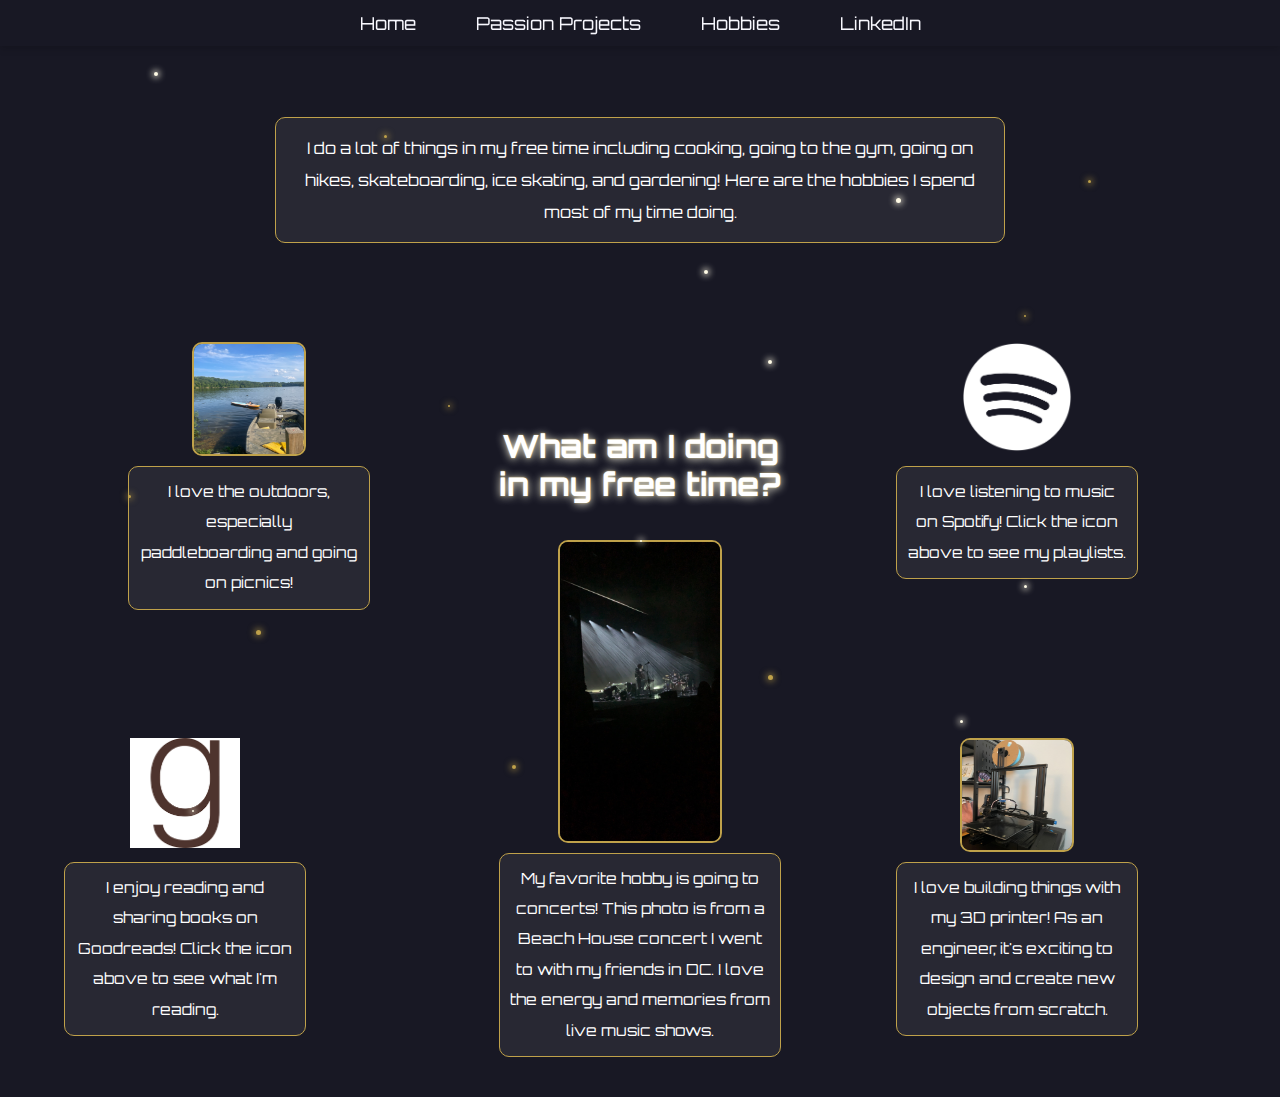
<file: hobbies.html>
<!DOCTYPE html>
<html lang="en">
<head>
  <meta charset="UTF-8">
  <title>Hobbies - Ashia Omair</title>
  <link rel="stylesheet" href="style.css">
</head>
<body>
  <!-- Navigation bar at the top (same as home page) -->
  <nav class="navbar">
    <a href="index.html" class="nav-link" id="home-link">Home</a>
    <a href="projects.html" class="nav-link" id="projects-link">Passion Projects</a>
    <a href="hobbies.html" class="nav-link" id="hobbies-link">Hobbies</a>
    <!-- LinkedIn button now links to your LinkedIn profile -->
    <a href="https://www.linkedin.com/in/ashiaomair" class="nav-link" id="linkedin-link">LinkedIn</a>
  </nav>

  <!-- Main container for hobbies page -->
  <div class="home-container" style="align-items: center; padding-top: 0; position: relative;">
    <!-- Hobbies header at the top, below the navigation bar, smaller and stacked -->
    <h1 style="margin-top: 48px; margin-bottom: 18px; color: #fff; font-size: 2em; line-height: 1.2; text-align: center;">
      What am I doing<br>in my free time?
    </h1>
    <!-- Main text box at (0,5.5) - top center of the screen, now below the header -->
    <div class="bio-box" style="max-width: 700px; min-height: unset; font-size: 1em; padding: 14px; margin-top: 0; margin-bottom: 80px; margin-left: 0; position: absolute; left: 50%; transform: translateX(-50%); top: 13%;">
      I do a lot of things in my free time including cooking, going to the gym, going on hikes, skateboarding, ice skating, and gardening! Here are the hobbies I spend most of my time doing.
    </div>

    <!-- Hobbies placed randomly below the main text box, not touching each other or the main box -->
    <!-- Spotify hobby section at (4, 3) -->
    <div style="position: absolute; top: 38%; left: 70vw; display: flex; flex-direction: column; align-items: center;">
      <a href="https://open.spotify.com/user/8xc8ihhx5yl4sfgdr1f8597n8?si=cf2db3cbbe524604" target="_blank">
        <img src="img/spotify.png" alt="Spotify Icon" class="spotify-icon-large">
      </a>
      <div class="bio-box" style="max-width: 220px; min-height: unset; font-size: 0.95em; padding: 10px; margin-top: 10px;">
        I love listening to music on Spotify! Click the icon above to see my playlists.
      </div>
    </div>
    <!-- Goodreads hobby section at (-5, -2) -->
    <div style="position: absolute; left: 5vw; top: 82%; display: flex; flex-direction: column; align-items: center;">
      <a href="https://www.goodreads.com/user/show/157071274-ashia-omair" target="_blank">
        <img src="img/goodreads.png" alt="Goodreads Icon" class="goodreads-icon-large">
      </a>
      <div class="bio-box" style="max-width: 220px; min-height: unset; font-size: 0.95em; padding: 10px; margin-top: 10px;">
        I enjoy reading and sharing books on Goodreads! Click the icon above to see what I'm reading.
      </div>
    </div>
    <!-- Outdoors hobby section at (-5, 3) -->
    <div style="position: absolute; left: 10vw; top: 38%; display: flex; flex-direction: column; align-items: center;">
      <!-- Paddleboarding image above the text box -->
      <img src="img/paddleboarding.png" alt="Paddleboarding" style="width: 110px; height: 110px; border-radius: 10px; border: 2px solid #bfa14a; background: #222;">
      <div class="bio-box" style="max-width: 220px; min-height: unset; font-size: 0.95em; padding: 10px; margin-top: 10px;">
        I love the outdoors, especially paddleboarding and going on picnics!
      </div>
    </div>
    <!-- 3D Printing hobby section at (4, -2) -->
    <div style="position: absolute; left: 70vw; top: 82%; display: flex; flex-direction: column; align-items: center;">
      <img src="img/printing.jpg" alt="3D Printer" style="width: 110px; height: 110px; border-radius: 10px; border: 2px solid #bfa14a; background: #222;">
      <div class="bio-box" style="max-width: 220px; min-height: unset; font-size: 0.95em; padding: 10px; margin-top: 10px;">
        I love building things with my 3D printer! As an engineer, it's exciting to design and create new objects from scratch.
      </div>
    </div>
    <!-- Concert hobby section (favorite, centered in the page, moved down) -->
    <div style="position: absolute; left: 50%; top: 60%; transform: translate(-50%, 0); display: flex; flex-direction: column; align-items: center;">
      <!-- Uncropped concert image to show the full silhouette on stage -->
      <img src="img/concert.JPG" alt="Beach House Concert" style="width: 160px; height: auto; object-fit: contain; border-radius: 10px; border: 2px solid #bfa14a; background: #222;">
      <div class="bio-box" style="max-width: 260px; min-height: unset; font-size: 0.95em; padding: 10px; margin-top: 10px;">
        My favorite hobby is going to concerts! This photo is from a Beach House concert I went to with my friends in DC. I love the energy and memories from live music shows.
      </div>
    </div>
    <!-- Example: Add more hobbies below, each with a different random position and not touching the main box or each other -->
    <!--
    <div style="position: absolute; top: 400px; left: 20vw;">
      ...another hobby...
    </div>
    -->
  </div>

  <!-- Decorative stars for astronomy theme (same as home page) -->
  <div class="stars">
    <div class="star white"></div>
    <div class="star gold"></div>
    <div class="star white"></div>
    <div class="star gold"></div>
    <div class="star white"></div>
    <div class="star gold"></div>
    <div class="star white"></div>
    <div class="star gold"></div>
    <div class="star white"></div>
    <div class="star gold"></div>
    <div class="star white"></div>
    <div class="star gold"></div>
    <div class="star white"></div>
    <div class="star gold"></div>
    <div class="star white"></div>
    <div class="star gold"></div>
    <!-- Shooting stars animation -->
    <div class="shooting-star s1"></div>
    <div class="shooting-star s2"></div>
    <div class="shooting-star s3"></div>
  </div>
</body>
</html>
</file>
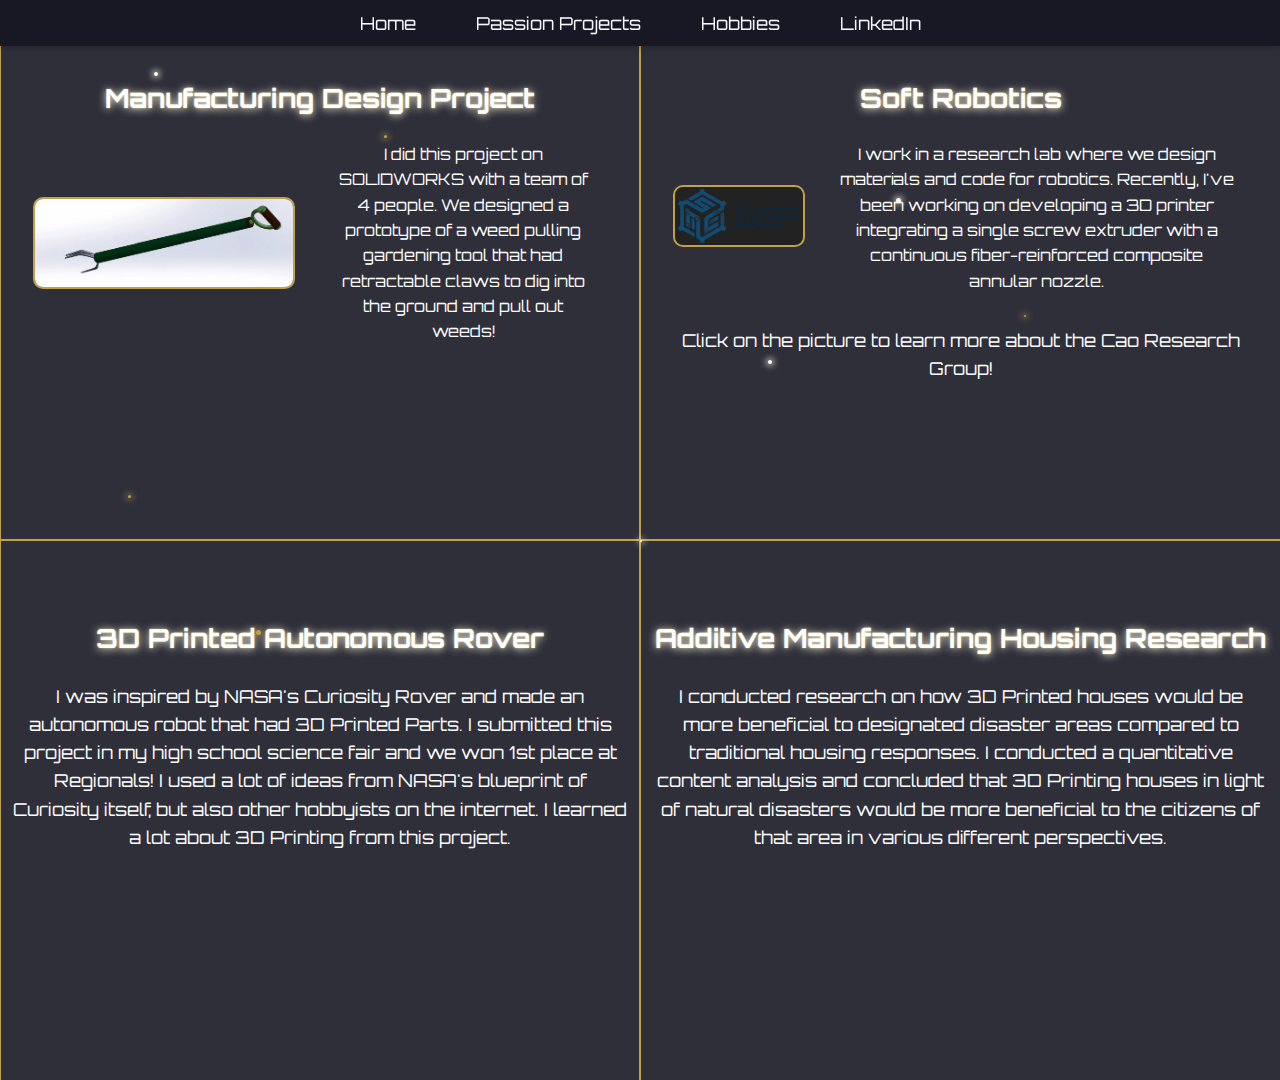
<file: projects.html>
<!DOCTYPE html>
<html lang="en">
<head>
  <meta charset="UTF-8">
  <title>Passion Projects - Ashia Omair</title>
  <link rel="stylesheet" href="style.css">
</head>
<body>
  <!-- Navigation bar at the top -->
  <nav class="navbar">
    <!-- Navigation links -->
    <!-- Link to Home page -->
    <a href="index.html" class="nav-link" id="home-link">Home</a>
    <!-- Link to Passion Projects page (current page) -->
    <a href="projects.html" class="nav-link" id="projects-link">Passion Projects</a>
    <!-- Link to Hobbies page -->
    <a href="hobbies.html" class="nav-link" id="hobbies-link">Hobbies</a>
    <!-- Link to LinkedIn -->
    <a href="#" class="nav-link" id="linkedin-link">LinkedIn</a>
  </nav>

  <!-- Main content for projects page -->
  <!-- Projects grid mimicking a coordinate plane -->
  <div class="projects-grid">
    <!-- Top Left section -->
    <div class="project-box">
      <!-- Header for the first project section -->
      <h2>Manufacturing Design Project</h2>
      <!-- Container for image and text side by side -->
      <div class="project-content">
        <!-- Project image (original size, not large-image class) -->
        <img src="img/wizard.jpg" alt="Manufacturing Design Project Image" class="project-image">
        <!-- Project description text -->
        <p>
          I did this project on SOLIDWORKS with a team of 4 people. We designed a prototype of a weed pulling gardening tool that had retractable claws to dig into the ground and pull out weeds!
        </p>
      </div>
    </div>
    <!-- Top Right section -->
    <div class="project-box">
      <!-- Header for the second project section -->
      <h2>Soft Robotics</h2>
      <!-- Container for image and text side by side -->
      <div class="project-content">
        <!-- Make the image a clickable link to the CAO Group website, and make it bigger -->
        <a href="https://www.caogroup.org/" target="_blank">
          <img src="img/roboticslab.avif" alt="Soft Robotics Lab" class="project-image large-image">
        </a>
        <!-- Project description text -->
        <p>
          I work in a research lab where we design materials and code for robotics. Recently, I've been working on developing a 3D printer integrating a single screw extruder with a continuous fiber-reinforced composite annular nozzle.
        </p>
      </div>
      <!-- Extra text to guide users to click the image -->
      <p>
        Click on the picture to learn more about the Cao Research Group!
      </p>
    </div>
    <!-- Bottom Left section -->
    <div class="project-box">
      <!-- Header for the third project section -->
      <h2>3D Printed Autonomous Rover</h2>
      <!-- Project description text -->
      <p>
        I was inspired by NASA's Curiosity Rover and made an autonomous robot that had 3D Printed Parts. I submitted this project in my high school science fair and we won 1st place at Regionals! I used a lot of ideas from NASA's blueprint of Curiosity itself, but also other hobbyists on the internet. I learned a lot about 3D Printing from this project.
      </p>
    </div>
    <!-- Bottom Right section -->
    <div class="project-box">
      <!-- Header for the fourth project section -->
      <h2>Additive Manufacturing Housing Research</h2>
      <!-- Project description text -->
      <p>
        I conducted research on how 3D Printed houses would be more beneficial to designated disaster areas compared to traditional housing responses. I conducted a quantitative content analysis and concluded that 3D Printing houses in light of natural disasters would be more beneficial to the citizens of that area in various different perspectives.
      </p>
    </div>
  </div>

  <!-- Decorative stars for astronomy theme -->
  <div class="stars">
    <!-- These are just simple divs styled as stars in CSS -->
    <div class="star white"></div>
    <div class="star gold"></div>
    <div class="star white"></div>
    <div class="star gold"></div>
    <div class="star white"></div>
    <div class="star gold"></div>
    <div class="star white"></div>
    <div class="star gold"></div>
    <!-- ...add more stars as needed, or copy from index.html... -->
  </div>
</body>
</html>
</file>
<file: style.css>
/* Import Orbitron font from Google Fonts */
@import url('https://fonts.googleapis.com/css2?family=Orbitron:wght@400;700&display=swap');

/* Set a night sky background */
body {
  background: #181824; /* dark blue-black for night sky */
  color: #f8f8ff; /* opalescent white */
  font-family: 'Orbitron', Arial, sans-serif; /* fun, techno-inspired font */
  margin: 0;
  padding: 0;
}

/* Center the home page content */
.home-container {
  display: flex;
  flex-direction: column;
  align-items: center;
  justify-content: center;
  min-height: 100vh; /* fill the screen */
  padding-top: 60px; /* space for navbar */
}

/* Style for the photo gallery above the name */
.photo-gallery {
  display: flex;
  gap: 16px; /* space between photos */
  margin-bottom: 24px;
  margin-top: 40px;
}

/* Style for each profile photo */
.profile-photo {
  border-radius: 50%; /* make photos round */
  object-fit: cover;
  border: 2px solid #f8f8ff; /* white border */
  background: #222; /* fallback background */
}

/* Center photo is larger */
.center-photo {
  width: 165px;   /* 110px * 1.5 */
  height: 165px;
  z-index: 1;
}

/* Side photos are smaller */
.side-photo {
  width: 120px;   /* 80px * 1.5 */
  height: 120px;
  opacity: 0.95;
}

/* Centered name style */
.home-name {
  font-size: 3.5em; /* increased from 2.5em */
  color: #f8f8ff;
  text-align: center;
  margin: 0 0 24px 0;
  text-shadow: 0 1px 8px #fffbe6, 0 0 2px #bfa14a;
}

/* Empty bio box below the name */
.bio-box {
  width: 60vw;
  max-width: 900px;
  min-height: 120px;
  background: rgba(255,255,255,0.07);
  border-radius: 10px;
  border: 1.5px solid #bfa14a;
  margin-bottom: 40px;
  display: flex;
  align-items: center;
  justify-content: center;
  color: #fff;
  font-size: 1.1em;
  padding: 24px;
  text-align: center;
  margin-left: auto;
  margin-right: auto;
  line-height: 2; /* double line spacing */
}

/* Decorative stars */
.stars {
  position: fixed;
  top: 0;
  left: 0;
  width: 100vw;
  height: 100vh;
  pointer-events: none; /* so stars don't block clicks */
  z-index: 0;
}

/* Simple star shapes - now smaller, some white, some gold */
.star {
  position: absolute;
  border-radius: 50%;
  /* Each star will be placed at a different spot using nth-child */
}

/* White stars */
.star.white {
  background: #fffbe6;
  box-shadow: 0 0 6px 2px #fffbe6aa;
}

/* Gold stars */
.star.gold {
  background: #bfa14a;
  box-shadow: 0 0 6px 2px #bfa14a88;
}

/* Place many more stars at different spots and sizes */
.star:nth-child(1)  { top: 8%;  left: 12%;  width: 4px; height: 4px; }
.star:nth-child(2)  { top: 15%; left: 30%;  width: 3px; height: 3px; }
.star:nth-child(3)  { top: 22%; left: 70%;  width: 5px; height: 5px; }
.star:nth-child(4)  { top: 35%; left: 80%;  width: 2px; height: 2px; }
.star:nth-child(5)  { top: 40%; left: 60%;  width: 4px; height: 4px; }
.star:nth-child(6)  { top: 55%; left: 10%;  width: 3px; height: 3px; }
.star:nth-child(7)  { top: 60%; left: 50%;  width: 2px; height: 2px; }
.star:nth-child(8)  { top: 70%; left: 20%;  width: 5px; height: 5px; }
.star:nth-child(9)  { top: 80%; left: 75%;  width: 3px; height: 3px; }
.star:nth-child(10) { top: 85%; left: 40%;  width: 4px; height: 4px; }
.star:nth-child(11) { top: 90%; left: 15%;  width: 2px; height: 2px; }
.star:nth-child(12) { top: 20%; left: 85%;  width: 3px; height: 3px; }
.star:nth-child(13) { top: 30%; left: 55%;  width: 4px; height: 4px; }
.star:nth-child(14) { top: 45%; left: 35%;  width: 2px; height: 2px; }
.star:nth-child(15) { top: 65%; left: 80%;  width: 3px; height: 3px; }
.star:nth-child(16) { top: 75%; left: 60%;  width: 5px; height: 5px; }
.star:nth-child(17) { top: 50%; left: 90%;  width: 2px; height: 2px; }
.star:nth-child(18) { top: 10%; left: 50%;  width: 3px; height: 3px; }
.star:nth-child(19) { top: 60%; left: 30%;  width: 4px; height: 4px; }
.star:nth-child(20) { top: 80%; left: 10%;  width: 2px; height: 2px; }
.star:nth-child(21) { top: 25%; left: 20%;  width: 3px; height: 3px; }
.star:nth-child(22) { top: 55%; left: 70%;  width: 4px; height: 4px; }
.star:nth-child(23) { top: 35%; left: 15%;  width: 2px; height: 2px; }
.star:nth-child(24) { top: 65%; left: 45%;  width: 3px; height: 3px; }
.star:nth-child(25) { top: 78%; left: 85%;  width: 4px; height: 4px; }
.star:nth-child(26) { top: 12%; left: 75%;  width: 2px; height: 2px; }
.star:nth-child(27) { top: 48%; left: 25%;  width: 3px; height: 3px; }
.star:nth-child(28) { top: 33%; left: 65%;  width: 4px; height: 4px; }
.star:nth-child(29) { top: 58%; left: 85%;  width: 2px; height: 2px; }
.star:nth-child(30) { top: 72%; left: 35%;  width: 3px; height: 3px; }

/* Add a metallic shine effect to headings */
h1, h2 {
  text-shadow: 0 1px 8px #fffbe6, 0 0 2px #bfa14a;
}

/* Make sure content is above the stars */
header, section {
  position: relative;
  z-index: 1;
}

/* Simple navigation bar styles */
.navbar {
  width: 100%;
  background: #181824; /* match night sky */
  padding: 12px 0;
  text-align: center;
  position: fixed;
  top: 0;
  left: 0;
  z-index: 2; /* above stars */
  box-shadow: 0 2px 8px #0003;
}

/* Style for navigation links */
.nav-link {
  color: #f8f8ff; /* opalescent white */
  text-decoration: none;
  margin: 0 18px;
  font-size: 1.1em;
  padding: 6px 10px;
  border-radius: 6px;
  transition: background 0.2s, color 0.2s;
}

.nav-link:hover {
  background: #23233a; /* slightly lighter than background */
  color: #fff;
}

/* Shooting star base style */
.shooting-star {
  position: absolute;
  width: 80px;
  height: 2px;
  background: linear-gradient(90deg, #fffbe6 0%, #bfa14a 100%);
  border-radius: 2px;
  opacity: 0.8;
  box-shadow: 0 0 8px 2px #fffbe6aa;
  /* Each shooting star will have its own animation and position */
  pointer-events: none;
  z-index: 1;
}

/* Shooting star 1: appears every 60s, animates quickly */
.shooting-star.s1 {
  top: 15%;
  left: -12%;
  animation: shooting-star-move-1 60s linear infinite;
  animation-delay: 2s;
}
@keyframes shooting-star-move-1 {
  0%   { left: -12%; top: 15%; opacity: 0; }
  96.5% { left: -12%; top: 15%; opacity: 0; }
  97%  { opacity: 1; }
  99%  { left: 90%; top: 35%; opacity: 1; }
  100% { left: 110%; top: 40%; opacity: 0; }
}

/* Shooting star 2: appears every 90s, animates quickly */
.shooting-star.s2 {
  top: 50%;
  left: -15%;
  animation: shooting-star-move-2 90s linear infinite;
  animation-delay: 30s;
}
@keyframes shooting-star-move-2 {
  0%   { left: -15%; top: 50%; opacity: 0; }
  97.7% { left: -15%; top: 50%; opacity: 0; }
  98%  { opacity: 1; }
  99.7%  { left: 85%; top: 60%; opacity: 1; }
  100% { left: 110%; top: 65%; opacity: 0; }
}

/* Shooting star 3: appears every 120s, animates quickly */
.shooting-star.s3 {
  top: 80%;
  left: -10%;
  animation: shooting-star-move-3 120s linear infinite;
  animation-delay: 70s;
}
@keyframes shooting-star-move-3 {
  0%   { left: -10%; top: 80%; opacity: 0; }
  98.3% { left: -10%; top: 80%; opacity: 0; }
  98.5%  { opacity: 1; }
  99.7%  { left: 80%; top: 30%; opacity: 1; }
  100% { left: 110%; top: 20%; opacity: 0; }
}

/* Projects grid as a 2x2 coordinate plane */
.projects-grid {
  display: flex;
  flex-wrap: wrap;
  width: 100vw;
  height: 100vh;
  margin: 0;
  padding: 0;
  align-items: stretch;
  justify-content: stretch;
  align-items: flex-start; /* Make all boxes start at the same vertical position */
}

/* Each project box takes up 50% width and 50% height */
.project-box {
  width: 50vw;
  height: 60vh; /* increased from 50vh */
  box-sizing: border-box;
  background: rgba(255,255,255,0.10);
  border: 1.5px solid #bfa14a;
  border-radius: 0;
  color: #fff;
  text-align: center;
  box-shadow: none;
  margin: 0;
  display: flex;
  flex-direction: column;
  justify-content: flex-start;
  align-items: flex-start;
  font-family: 'Orbitron', Arial, sans-serif;
  font-size: 1.1em;
}

/* Make project section headers line up horizontally, but lower on the page */
.project-box h2 {
  margin-top: 80px;    /* Move headers further down from the top */
  margin-bottom: 12px;
  width: 100%;
  text-align: center;
}

/* Project description text style */
.project-box p {
  color: #fff;
  font-size: 1em;
  margin-top: 16px;
  padding: 0 12px;
  line-height: 1.6;
}

/* Remove right border for rightmost boxes and bottom border for bottom boxes */
.project-box:nth-child(2),
.project-box:nth-child(4) {
  border-right: none;
}
.project-box:nth-child(3),
.project-box:nth-child(4) {
  border-bottom: none;
}

/* Container for project image and text side by side */
.project-content {
  display: flex; /* Arrange children in a row */
  align-items: center; /* Vertically center items */
  justify-content: center; /* Center the whole content */
  gap: 24px; /* Space between image and text */
  width: 90%;
  margin: 0 auto;
}

/* Style for the project image */
.project-image {
  width: auto;
  height: auto;
  max-width: 45%;      /* half of 90% */
  max-height: 160px;   /* half of 320px */
  object-fit: contain; /* Show the whole image, keep aspect ratio */
  border-radius: 10px;
  border: 2px solid #bfa14a;
  background: #222;
  margin: 0;
}

/* Make the robotics lab image as big as possible but never exceed its box */
.large-image {
  max-width: 100%;
  max-height: 100%;
  width: auto;
  height: auto;
  object-fit: contain; /* Show the whole image, keep aspect ratio */
  border-radius: 10px;
  border: 2px solid #bfa14a;
  background: #222;
}

/* Make the text a bit smaller to fit better with a large image */
.project-content p {
  font-size: 0.9em;
}

/* Container for the text and video */
.project-text {
  display: flex;
  flex-direction: column;
  align-items: flex-start; /* Align text to the left */
  justify-content: center;
  flex: 1; /* Take up remaining space */
}

/* Style for the Spotify icon */
.spotify-icon {
  width: 64px;
  height: 64px;
  margin-top: 24px;
  margin-bottom: 0;
  display: block;
  margin-left: auto;
  margin-right: auto;
  transition: transform 0.2s; /* Smoothly scale up on hover/click */
  cursor: pointer;
}

/* Larger Spotify icon for hobbies page */
.spotify-icon-large {
  width: 110px;
  height: 110px;
  transition: transform 0.2s;
  cursor: pointer;
}

/* Enlarge the Spotify icon when hovered or clicked */
.spotify-icon:hover,
.spotify-icon:active,
.spotify-icon-large:hover,
.spotify-icon-large:active {
  transform: scale(1.15);
}

/* Style for the Goodreads icon */
.goodreads-icon {
  width: 64px;
  height: 64px;
  margin-top: 24px;
  margin-bottom: 0;
  display: block;
  margin-left: auto;
  margin-right: auto;
  transition: transform 0.2s; /* Smoothly scale up on hover/click */
  cursor: pointer;
}

/* Larger Goodreads icon for hobbies page */
.goodreads-icon-large {
  width: 110px;
  height: 110px;
  transition: transform 0.2s;
  cursor: pointer;
}

/* Enlarge the Goodreads icon when hovered or clicked */
.goodreads-icon-large:hover,
.goodreads-icon-large:active {
  transform: scale(1.15);
}

/* Responsive: stack boxes on small screens */
@media (max-width: 900px) {
  .projects-grid {
    flex-direction: column;
    width: 100vw;
    height: auto;
  }
  .project-box {
    width: 100vw;
    height: 25vh;
    border-right: none;
    border-bottom: 1.5px solid #bfa14a;
  }
  .project-box:last-child {
    border-bottom: none;
  }
}

/* Responsive: stack image above text on small screens */
@media (max-width: 700px) {
  .project-content {
    flex-direction: column;
    align-items: center;
    gap: 12px;
  }
  .project-image {
    margin-bottom: 8px;
  }
  .project-text {
    align-items: center;
  }
}
</file>
